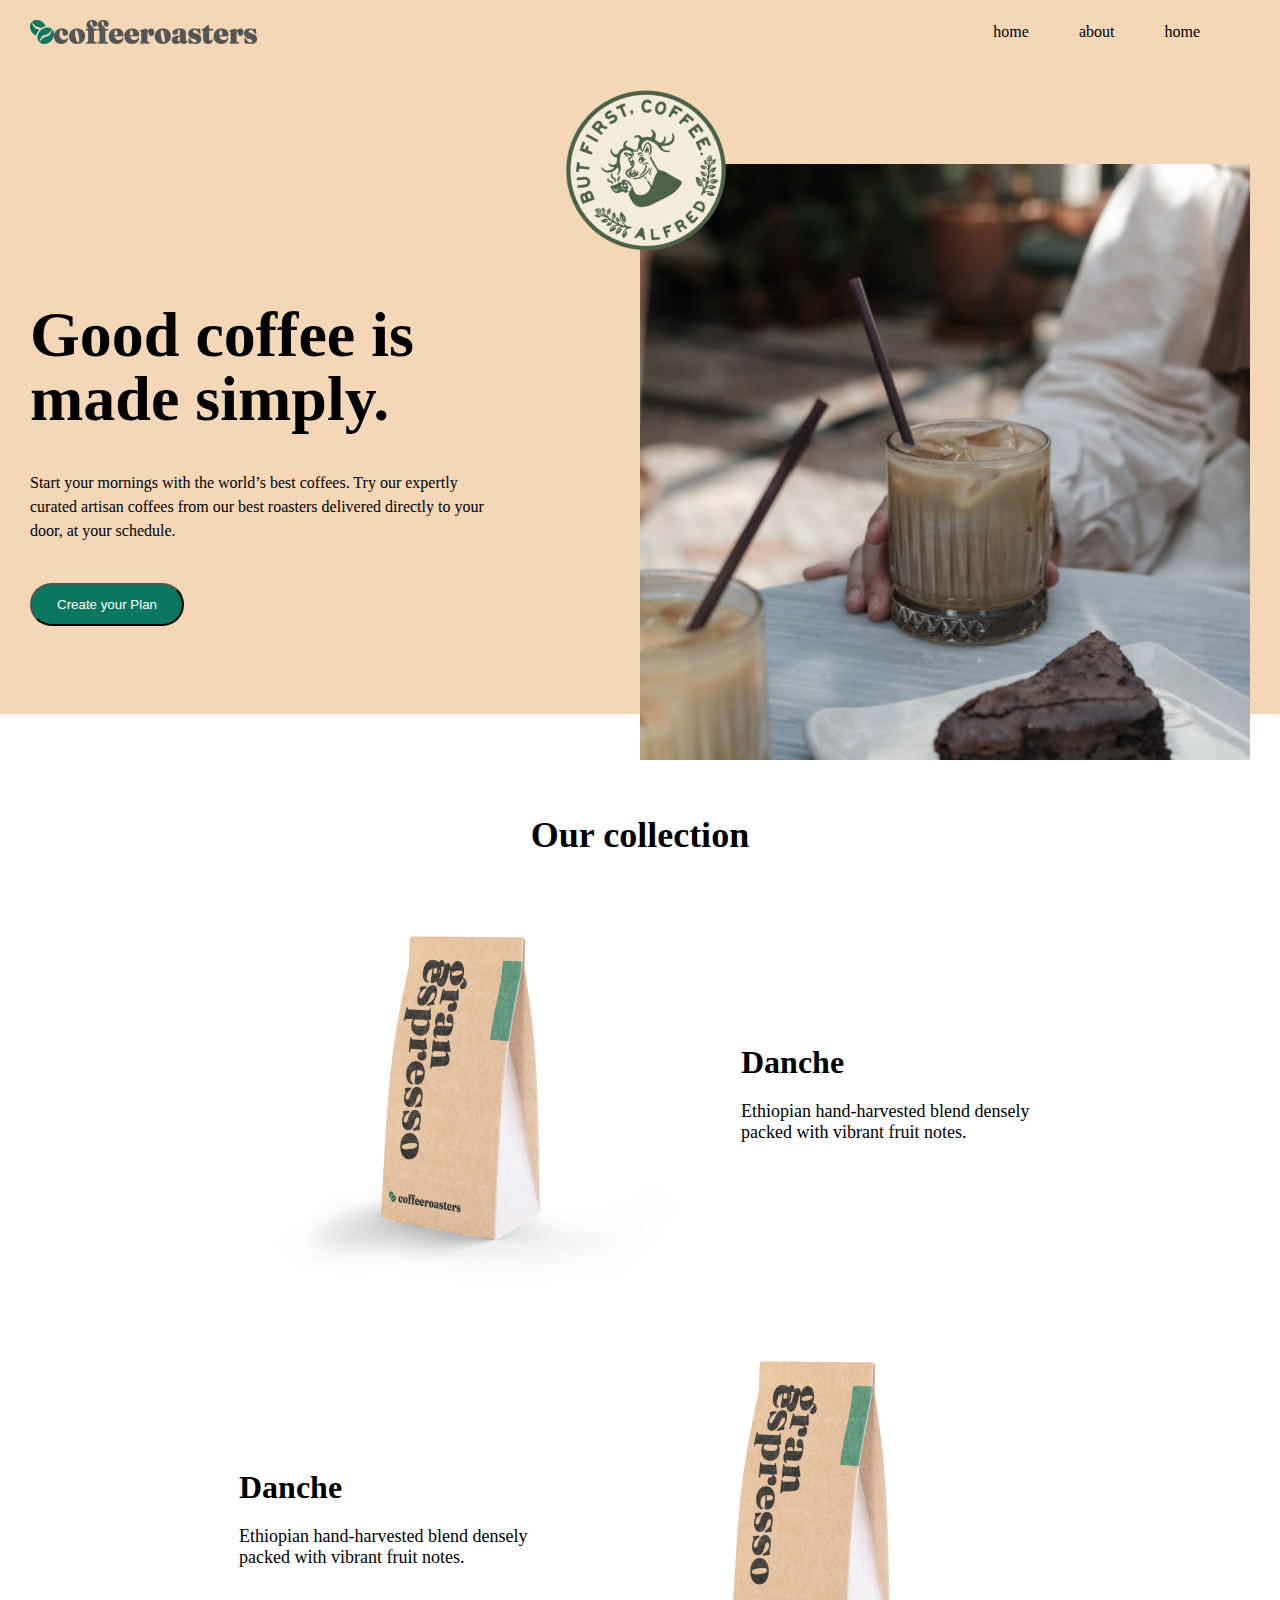
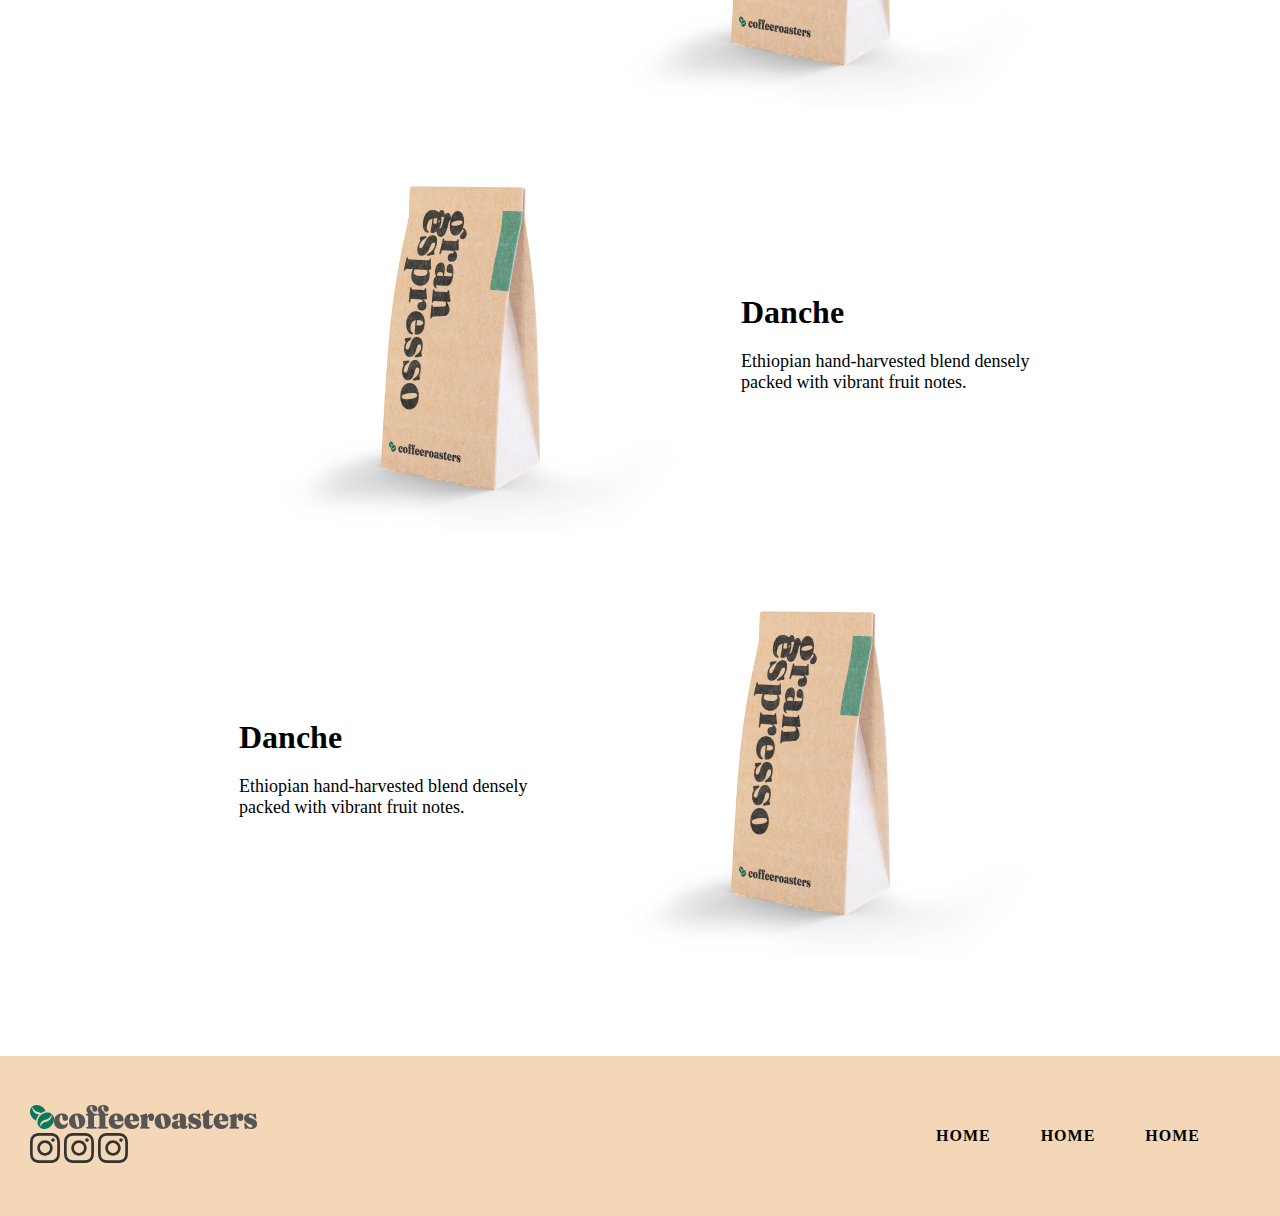
<file: index.html>
<!DOCTYPE html>
<html lang="en">

<head>
    <meta charset="UTF-8">
    <meta name="viewport" content="width=device-width, initial-scale=1.0">
    <title>Document</title>
    <link rel="stylesheet" href="./style.css">
</head>

<body>
    <header>
        <div class="container">
            <img src="./Group 3614.png" alt="dx">
            <nav>
                <ul>
                    <li><a href="#">home</a></li>
                    <li><a href="./about.html">about</a></li>
                    <li><a href="#">home</a></li>
                </ul>
            </nav>
    </header>
    </div>
    <main>
        <section class="hero">
            <div class="container">
                <div class="hero-text">
                    <h1>Good coffee
                        is made simply.</h1>
                    <p>Start your mornings with the world’s best coffees. Try our expertly curated artisan coffees
                        from our best roasters delivered directly to your door, at your schedule.</p>
                    <button class="btn">Create your Plan</button>
                </div>
                <div class="hero-img">
                    <img src="./Rectangle 679.png" alt="yg" class="katta-rasm">
                    <img src="./image 40 (1).png" alt="efre" class="kichik-rasm">
                </div>
            </div>
        </section>
        <section class="container our">
            <h2>Our collection</h2>
            <div class="ota">
                <img src="./kopi1 copy.png" alt="hui">
                <div>
                    <h3>Danche</h3>
                    <p>Ethiopian hand-harvested blend densely packed with vibrant fruit notes.</p>
                </div>
            </div>
            <div class="ota">
                <div>
                    <h3>Danche</h3>
                    <p>Ethiopian hand-harvested blend densely packed with vibrant fruit notes.</p>
                </div>
                <img src="./kopi1 copy.png" alt="hui">
            </div>
            <div class="ota">
                <img src="./kopi1 copy.png" alt="hui">
                <div>
                    <h3>Danche</h3>
                    <p>Ethiopian hand-harvested blend densely packed with vibrant fruit notes.</p>
                </div>
            </div>
            <div class="ota">
                <div>
                    <h3>Danche</h3>
                    <p>Ethiopian hand-harvested blend densely packed with vibrant fruit notes.</p>
                </div>
                <img src="./kopi1 copy.png" alt="hui">
            </div>


        </section>
    </main>

    <footer>
        <div class="container">
          <div>
              <img src="./Group 3614.png" alt="dx">
            <img src="./Shape (1).svg" alt="">
            <img src="./Shape (1).svg" alt="">
            <img src="./Shape (1).svg" alt="">
          </div>
            <nav>
                <ul>
                    <li><a href="#">home</a></li>
                    <li><a href="#">home</a></li>
                    <li><a href="#">home</a></li>
                </ul>
            </nav>
        </div>

    </footer>
</body>

</html>
</file>
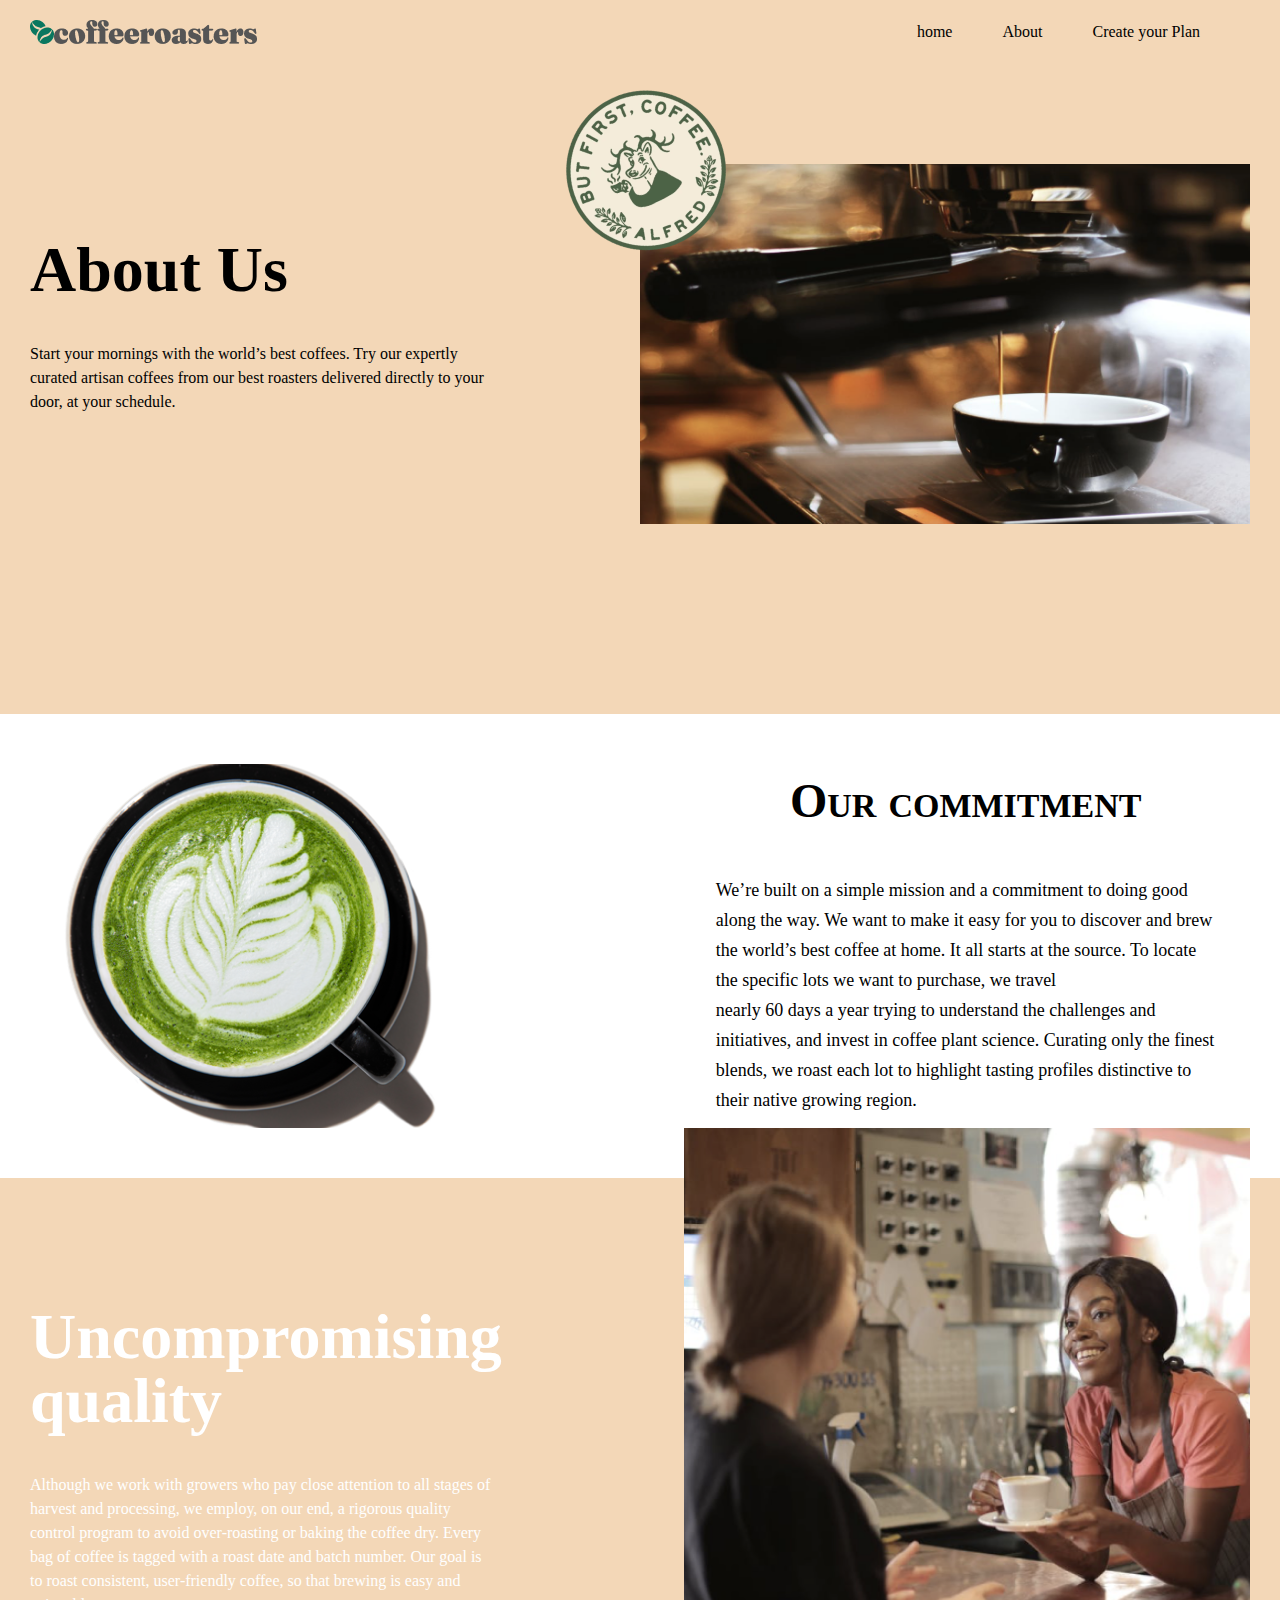
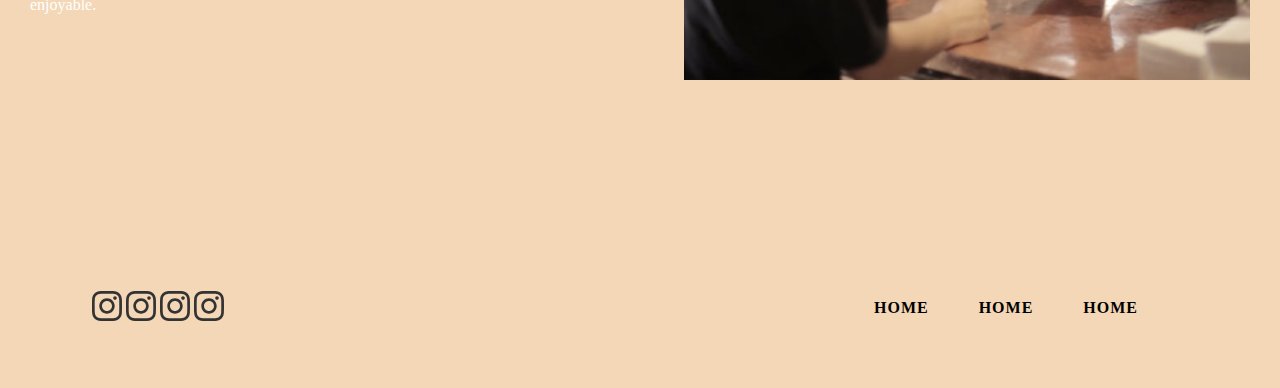
<file: about.html>
<!DOCTYPE html>
<html lang="en">

<head>
    <meta charset="UTF-8">
    <meta name="viewport" content="width=device-width, initial-scale=1.0">
    <title>Document</title>
    <link rel="stylesheet" href="./style.css">
</head>

<body>
    <header>
        <div class="container">
            <img src="./Group 3614.png" alt="dx">
            <nav>
                <ul>
                    <li><a href="./index.html">home</a></li>
                    <li><a href="#">About</a></li>
                    <li><a href="#">Create your Plan</a></li>
                </ul>
            </nav>
    </header>
    </div>
    <main>
        <section class="hero">
            <div class="container">
                <div class="hero-text">
                    <h1>About Us</h1>
                    <p>Start your mornings with the world’s best coffees. Try our expertly curated artisan coffees
                        from our best roasters delivered directly to your door, at your schedule.</p>

                </div>
                <div class="hero-img">
                    <img src="./Rectangle 679 (1).png" alt="yg" class="katta-rasm">
                    <img src="./image 40 (1).png" alt="efre" class="kichik-rasm">
                </div>
            </div>
        </section>
        <section class="class">
            <img src="./cup-6 1.png" alt="">
            <div>
                <h2>Our commitment</h2>
                <p>We’re built on a simple mission and a commitment to doing good along the way. We want to make it easy
                    for
                    you to discover and brew the world’s best coffee at home. It all starts at the source. To locate the
                    specific lots we want to purchase, we travel <br> nearly 60 days a year trying to understand the
                    challenges
                    and initiatives, and invest in coffee plant science. Curating only the finest blends, we roast each
                    lot
                    to highlight tasting profiles distinctive to their native growing region.</p>
            </div>
        </section>
        <section class="hero">
            <div class="container">
                <div class="hero-text">
                    <h1 class="p">Uncompromising quality</h1>
                    <p class="h">Although we work with growers who pay close attention to all stages of harvest and processing, we
                        employ, on our end, a rigorous quality control program to avoid over-roasting or baking the
                        coffee dry. Every bag of coffee is tagged with a roast date and batch number. Our goal is to
                        roast consistent, user-friendly coffee, so that brewing is easy and enjoyable.</p>


                </div>
                <div class="">
                    <img src="./Rectangle 681.png" alt="yg" class="a">

                </div>
            </div>
        </section>
    </main>




    <footer>
        <div class="container">
           <div>
              <img src="./Shape (1).svg" alt="">
              <img src="./Shape (1).svg" alt="">
              <img src="./Shape (1).svg" alt="">
              <img src="./Shape (1).svg" alt="">
           </div>

            <nav>
                <ul>
                    <li><a href="./index.html">home</a></li>
                    <li><a href="#">home</a></li>
                    <li><a href="#">home</a></li>
                </ul>
            </nav>
        </div>

    </footer>
</body>

</html>
</file>
<file: style.css>
* {
    margin: 0;
    padding: 0;
    box-sizing: border-box;
}

.container {
    margin: 0 auto;
    max-width: 1220px;
}

header .container {
    display: flex;
    justify-content: space-between;
    align-items: center;
}

nav ul {
    list-style: none;
    display: flex;
    align-items: center;
    gap: 50px;
    margin: 0px 50px;
}

header {
    padding: 20px 0;
    background-color: #f3d7b7;

}

nav ul li a {
    text-decoration: none;
    color: black;

}

footer .container {
    display: flex;
    justify-content: space-between;
    align-items: center;
}

nav ul {
    list-style: none;
    display: flex;
    align-items: center;
    gap: 50px;
    margin: 0px 50px;
}

footer {
    padding: 20px 0;
    background-color: #f3d7b7;

}

nav ul li a {
    text-decoration: none;
    color: black;

}

.hero {
    padding: 100px 0px 30px;
    background-color: #f3d7b7;
    height: 650px;

}

.hero .container {
    display: flex;
    align-items: center;
    justify-content: space-between;
}

footer .container {
    display: flex;
    align-items: center;
    justify-content: space-between;
}

.hero-text {
    width: 464px;
}

.hero-text h1 {
    font-weight: 700;
    font-size: 64px;
    line-height: 100%;
}

.hero p {
    font-size: 16px;
    line-height: 24px;
    margin: 40px 0;
}

.btn {
    padding: 12px 25px;
    color: white;
    border-radius: 30px;
    background-color: #0a775f;
    border-radius: none;


}

.hero-img {
    position: relative;
}

.kichik-rasm {
    position: absolute;
    top: -100px;
    left: -100px;
    animation-name: aylan;
    animation-duration: 3s;
    animation-iteration-count: infinite;

}

.katta-rasm {
    width: 610px;
}

.our {
    padding: 100px 0;

}

.our h2 {
    text-align: center;
    font-size: 36px;
}

.ota {
    display: flex;
    align-items: center;
    justify-content: center;
    gap: 50px;
    margin-top: 50px;
}

.ota h3 {
    font-size: 32px;
}

.ota p {
    font-size: 18px;
    width: 300px;
    margin-top: 20px;
}

.ota img {
    transition: 1s;
}

footer {
    align-items: center;
    display: flex;
    justify-content: space-between;
    background: #F3D7B7;

    height: 160px;

}

footer nav ul li a {

    font-weight: 700;
    font-size: 16px;
    line-height: 100%;
    letter-spacing: 1px;
    text-align: center;
    text-transform: uppercase;

}

@keyframes aylan {
    from {
        transform: rotate(0deg);
    }

    to {
        transform: rotate(368deg);
    }
}

footer .container {
    display: flex;
    align-items: center;
    justify-content: space-between;
    gap: 600px;
}

.class {
    display: flex;
    align-items: center;
    justify-content: space-around;
    gap: 150px;
    padding: 50px 0;

}

.class div {
    width: 500px;
}

.class p {

    font-weight: 400;
    font-size: 18px;
    line-height: 30px;
    letter-spacing: 0px;

}

.class h2 {
    margin-bottom: 50px;
    font-weight: 700;
    font-size: 48px;
    line-height: 100%;
    letter-spacing: 0px;
    font-variant: small-caps;
    text-align: center;


}

.p {
    color: white;
}

.h {
    color: white;
    font-weight: 400;
    font-size: 18px;
    line-height: 30px;
    letter-spacing: 0px;


}

.a {
    margin-top: -150px;
}

.visca-barsa {
    left: 40px;
}

.box {
    display: flex;
    align-items: center;
    justify-content: space-between;
}
</file>
